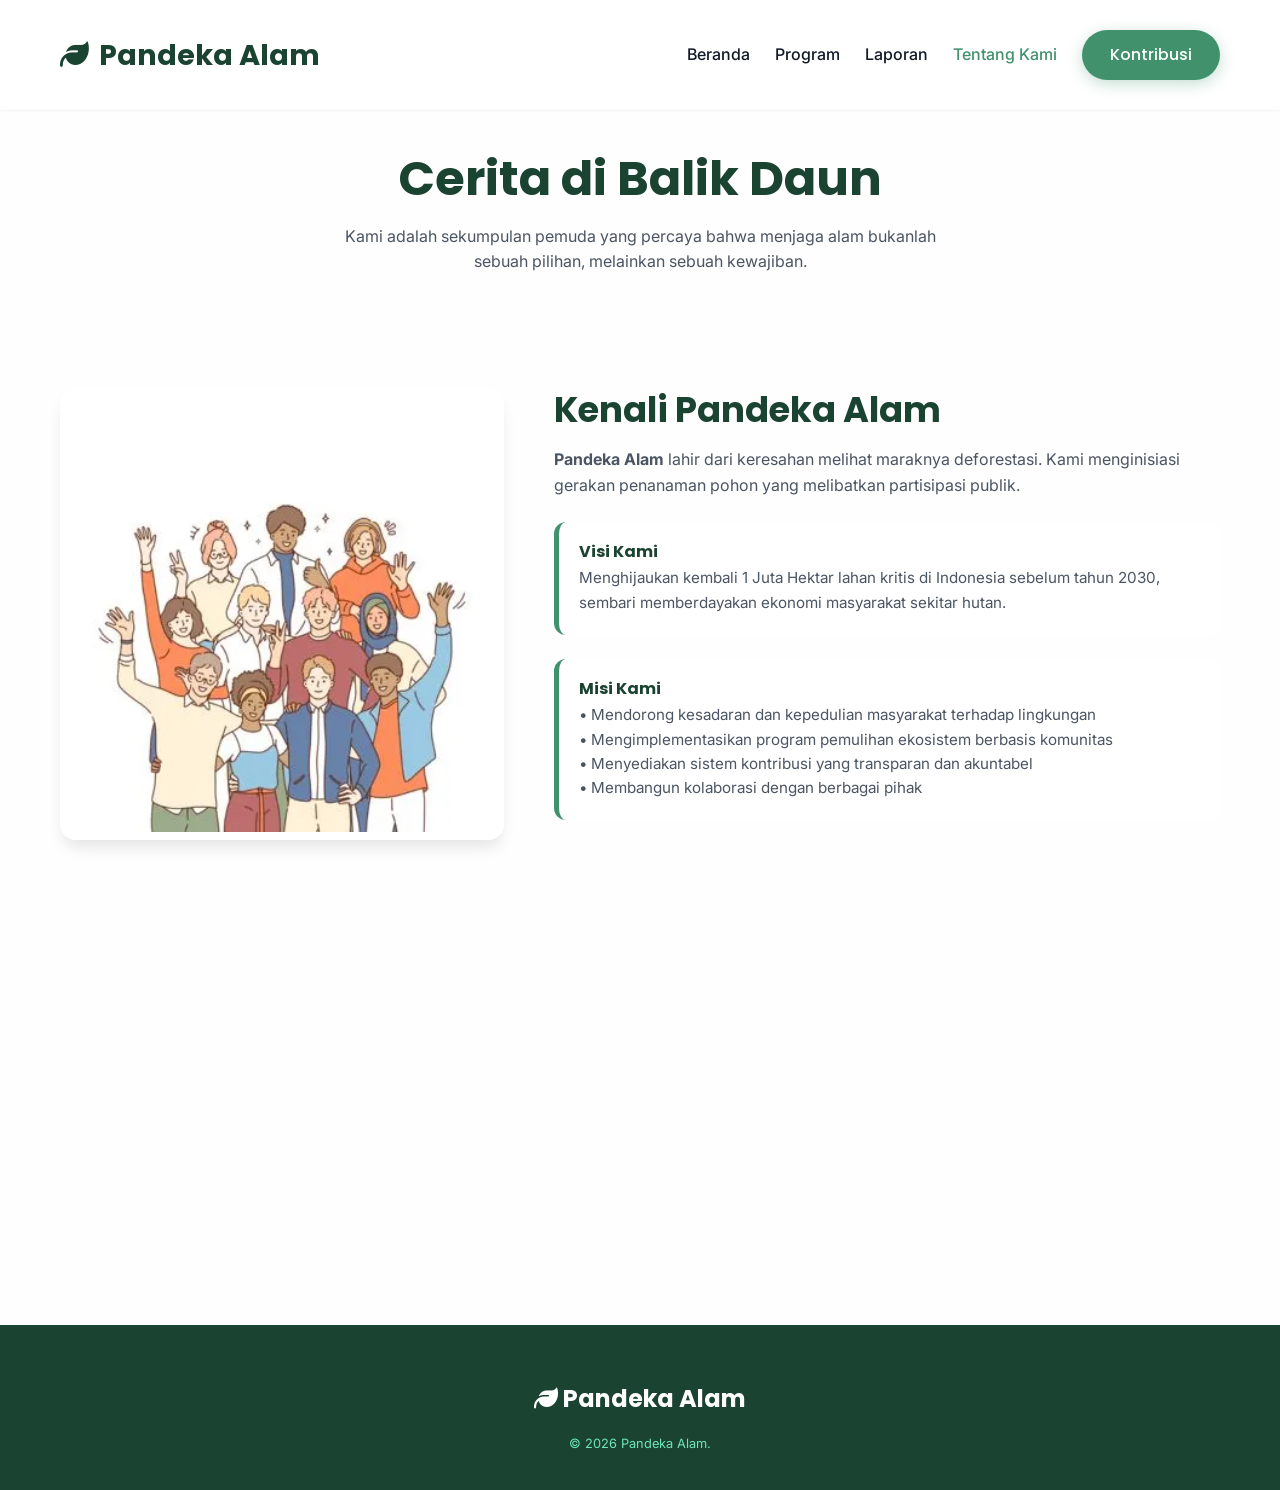
<file: about.html>
<!DOCTYPE html>
<html lang="id">

<head>
    <meta charset="UTF-8">
    <meta name="viewport" content="width=device-width, initial-scale=1.0">
    <title>Tentang Kami - Pandeka Alam</title>
    <!-- Fonts -->
    <link rel="stylesheet" href="https://cdnjs.cloudflare.com/ajax/libs/font-awesome/6.4.0/css/all.min.css">
    <!-- AOS Animation CSS -->
    <link href="https://unpkg.com/aos@2.3.1/dist/aos.css" rel="stylesheet">
    <link rel="stylesheet" href="style.css">
    <style>
        .about-bg {
            background-image: url('https://picsum.photos/seed/forestbg/1920/1080');
            background-size: cover;
            background-attachment: fixed;
            background-position: center;
            position: relative;
        }

        .about-bg::before {
            content: '';
            position: absolute;
            top: 0;
            left: 0;
            width: 100%;
            height: 100%;
            background: rgba(255, 255, 255, 0.85);
            /* Light overlay for readability */
        }
    </style>
</head>

<body class="about-bg">

    <!-- Navbar -->
    <nav class="navbar">
        <div class="container">
            <a href="index.html" class="navbar-brand">
                <i class="fas fa-leaf"></i> Pandeka Alam
            </a>
            <div class="nav-toggle" id="nav-toggle">
                <i class="fas fa-bars"></i>
            </div>
            <ul class="nav-links" id="nav-links">
                <li><a href="index.html">Beranda</a></li>
                <li><a href="program.html">Program</a></li>
                <li><a href="laporan.html">Laporan</a></li>
                <li><a href="about.html" class="active">Tentang Kami</a></li>
                <li><a href="donasi.html" class="btn btn-primary text-white">Kontribusi</a></li>
            </ul>
        </div>
    </nav>

    <div style="position: relative; z-index: 10;">
        <!-- Page Header -->
        <header class="py-5" style="padding-top: 150px; padding-bottom: 50px;">
            <div class="container text-center" data-aos="fade-up">
                <h1>Cerita di Balik Daun</h1>
                <p style="max-width: 600px; margin: 0 auto;">Kami adalah sekumpulan pemuda yang percaya bahwa menjaga
                    alam bukanlah sebuah pilihan, melainkan sebuah kewajiban.</p>
            </div>
        </header>

        <!-- Tim Kami & FAQ -->
        <style>
            .about-grid {
                display: grid;
                grid-template-columns: 1fr 1.5fr;
                gap: 50px;
                align-items: stretch;
            }

            @media (max-width: 768px) {
                .about-grid {
                    grid-template-columns: 1fr;
                }
            }
        </style>
        <section class="py-5">
            <div class="container">
                <div class="about-grid mb-5">
                    <div data-aos="fade-right" style="height: 100%;">
                        <img src="Tim.webp" alt="Tim Relawan"
                            style="border-radius: 16px; box-shadow: var(--shadow-lg); border: 8px solid white; width: 100%; height: 100%; object-fit: cover;">
                    </div>
                    <div data-aos="fade-left">
                        <h2 class="mb-3">Kenali Pandeka Alam</h2>
                        <p><strong>Pandeka Alam</strong> lahir dari keresahan melihat maraknya deforestasi. Kami
                            menginisiasi gerakan penanaman pohon yang melibatkan partisipasi publik.</p>

                        <div class="mt-4"
                            style="background: white; padding: 20px; border-radius: 12px; border-left: 5px solid var(--green-light);">
                            <h4 style="margin-bottom: 5px; color: var(--green-dark);">Visi Kami</h4>
                            <p style="margin: 0; font-size: 0.95rem;">Menghijaukan kembali 1 Juta Hektar lahan kritis di
                                Indonesia sebelum tahun 2030, sembari memberdayakan ekonomi masyarakat sekitar hutan.
                            </p>
                        </div>
                        <div class="mt-4"
                            style="background: white; padding: 20px; border-radius: 12px; border-left: 5px solid var(--green-light);">
                            <h4 style="margin-bottom: 5px; color: var(--green-dark);">Misi Kami</h4>
                            <p style="margin: 0; font-size: 0.95rem;">• Mendorong kesadaran dan kepedulian masyarakat
                                terhadap lingkungan <br>• Mengimplementasikan program pemulihan ekosistem berbasis
                                komunitas <br>• Menyediakan sistem kontribusi yang transparan dan akuntabel <br>•
                                Membangun kolaborasi dengan berbagai pihak </p>
                        </div>
                    </div>
                </div>

                <!-- Bagian FAQ -->
                <div data-aos="fade-up"
                    style="max-width: 800px; margin: 60px auto 0; padding-top: 40px; border-top: 1px solid rgba(0,0,0,0.1);">
                    <h2 class="text-center mb-4">Pertanyaan Umum</h2>

                    <div class="faq-item"
                        style="background: white; border-radius: 8px; margin-bottom: 10px; padding: 15px; box-shadow: var(--shadow-sm);">
                        <div class="faq-question" style="font-weight: bold; color: var(--green-dark);">
                            Berapa harga 1 bibit pohon?
                        </div>
                        <div class="faq-answer" style="color: var(--gray-text); margin-top: 10px;">
                            Standar biaya untuk 1 bibit pohon adalah Rp 100. Biaya ini sudah mencakup proses
                            pembibitan, biaya tanam oleh warga lokal, serta perawatan pasca tanam selama 1 tahun
                            pertama.
                        </div>
                    </div>

                    <div class="faq-item"
                        style="background: white; border-radius: 8px; margin-bottom: 10px; padding: 15px; box-shadow: var(--shadow-sm);">
                        <div class="faq-question" style="font-weight: bold; color: var(--green-dark);">
                            Apakah saya bisa melacak pohon yang saya tanam?
                        </div>
                        <div class="faq-answer" style="color: var(--gray-text); margin-top: 10px;">
                            Ya! Setiap kontribusi Anda akan kami berikan laporan berkala berupa foto pertumbuhan pohon
                            dan titik koordinat lahan tempat pohon tersebut ditanam.
                        </div>
                    </div>
                </div>

            </div>
        </section>
    </div>

    <!-- Footer -->
    <footer class="footer" style="position: relative; z-index: 10;">
        <div class="container text-center">
            <h3 class="text-white mb-3"><i class="fas fa-leaf"></i> Pandeka Alam</h3>
            <p style="margin-top: 20px; font-size: 0.8rem; color: #6ee7b7;">&copy; 2026 Pandeka Alam.</p>
        </div>
    </footer>

    <!-- Scripts -->
    <script src="https://unpkg.com/aos@2.3.1/dist/aos.js"></script>
    <script>
        AOS.init();
    </script>
    <script src="script.js"></script>
</body>

</html>
</file>
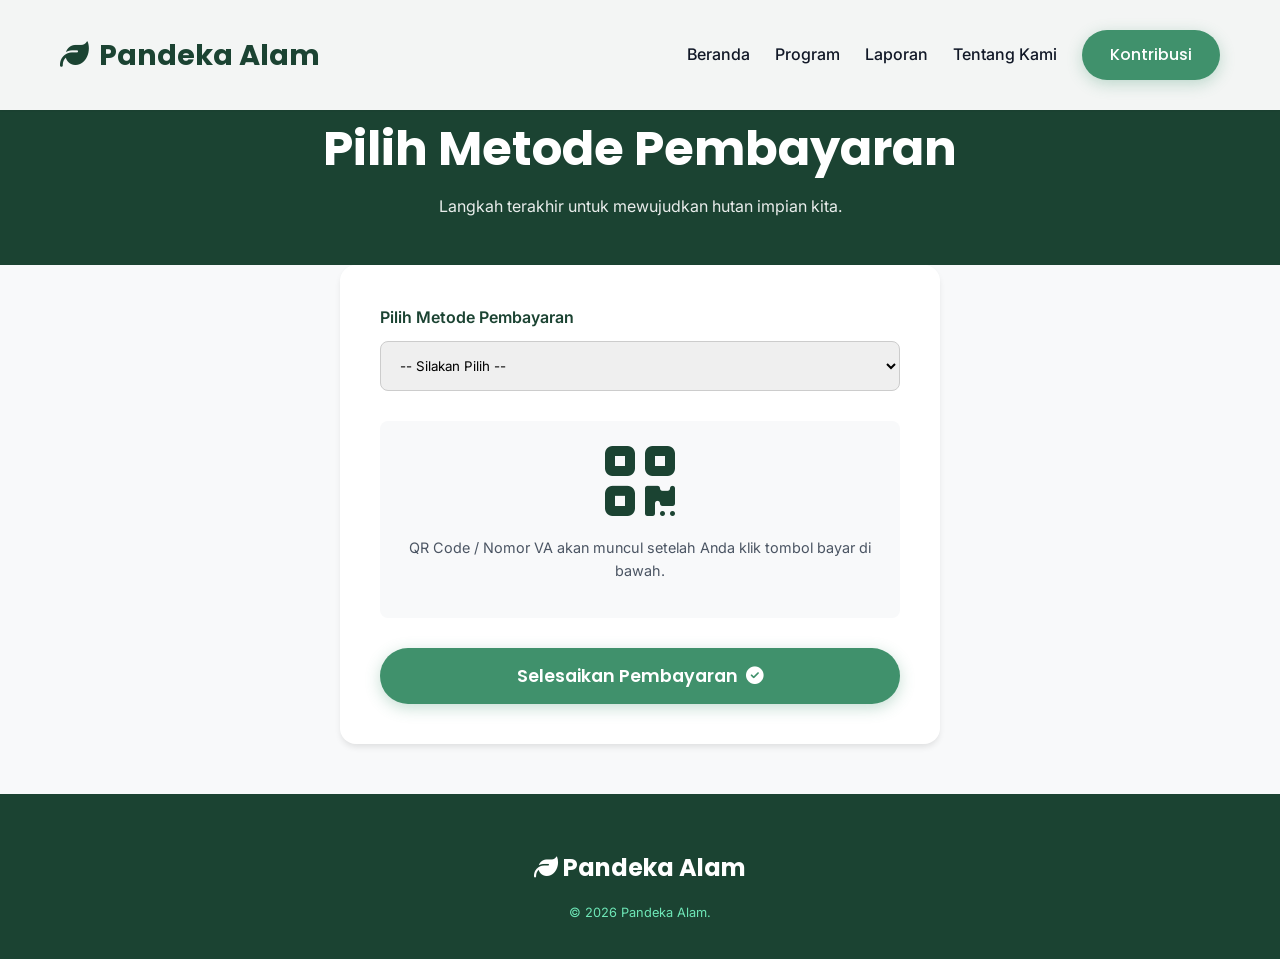
<file: pembayaran.html>
<!DOCTYPE html>
<html lang="id">
<head>
    <meta charset="UTF-8">
    <meta name="viewport" content="width=device-width, initial-scale=1.0">
    <title>Pembayaran - Pandeka Alam</title>
    <!-- Fonts -->
    <link rel="stylesheet" href="https://cdnjs.cloudflare.com/ajax/libs/font-awesome/6.4.0/css/all.min.css">
    <!-- AOS Animation CSS -->
    <link href="https://unpkg.com/aos@2.3.1/dist/aos.css" rel="stylesheet">
    <link rel="stylesheet" href="style.css">
</head>
<body>

    <!-- Navbar -->
    <nav class="navbar">
        <div class="container">
            <a href="index.html" class="navbar-brand">
                <i class="fas fa-leaf"></i> Pandeka Alam
            </a>
            <div class="nav-toggle" id="nav-toggle">
                <i class="fas fa-bars"></i>
            </div>
            <ul class="nav-links" id="nav-links">
                <li><a href="index.html">Beranda</a></li>
                <li><a href="program.html">Program</a></li>
                <li><a href="laporan.html">Laporan</a></li>
                <li><a href="about.html">Tentang Kami</a></li>
                <li><a href="donasi.html" class="btn btn-primary text-white">Kontribusi</a></li>
            </ul>
        </div>
    </nav>

    <!-- Page Header -->
    <header class="py-5 bg-green" style="padding-top: 120px; padding-bottom: 80px;">
        <div class="container text-center text-white" data-aos="fade-up">
            <h1 class="text-white">Pilih Metode Pembayaran</h1>
            <p class="text-white" style="opacity: 0.9;">Langkah terakhir untuk mewujudkan hutan impian kita.</p>
        </div>
    </header>

    <!-- Pembayaran Section -->
    <section class="bg-light pb-5">
        <div class="container">
            <div class="slider-container" data-aos="zoom-in" style="max-width: 600px; margin: -50px auto 50px;">
                
                <form id="payment-form" onsubmit="event.preventDefault(); alert('Terima kasih! Pembayaran Anda sedang diproses.'); window.location.href='laporan.html';">
                    
                    <div style="margin-bottom: 30px;">
                        <label style="font-weight: 600; display: block; margin-bottom: 10px; color: var(--green-dark);">Pilih Metode Pembayaran</label>
                        <select class="form-control" style="width: 100%; padding: 15px; border-radius: 8px; border: 1px solid #ccc; font-family: 'Inter', sans-serif;" required>
                            <option value="">-- Silakan Pilih --</option>
                            <option value="qris">QRIS (GoPay, OVO, Dana, LinkAja)</option>
                            <option value="bca">BCA Virtual Account</option>
                            <option value="mandiri">Mandiri Virtual Account</option>
                            <option value="bni">BNI Virtual Account</option>
                            <option value="bri">BRI Virtual Account</option>
                        </select>
                    </div>

                    <div style="background: var(--gray-bg); padding: 20px; border-radius: 8px; text-align: center; margin-bottom: 30px;">
                        <i class="fas fa-qrcode" style="font-size: 5rem; color: var(--green-dark); margin-bottom: 15px;"></i>
                        <p style="font-size: 0.9rem; color: var(--gray-text);">QR Code / Nomor VA akan muncul setelah Anda klik tombol bayar di bawah.</p>
                    </div>

                    <button type="submit" class="btn btn-primary" style="width: 100%; font-size: 1.1rem; padding: 15px;">
                        Selesaikan Pembayaran <i class="fas fa-check-circle"></i>
                    </button>
                    
                </form>
            </div>
        </div>
    </section>

    <!-- Footer -->
    <footer class="footer">
        <div class="container text-center">
            <h3 class="text-white mb-3"><i class="fas fa-leaf"></i> Pandeka Alam</h3>
            <p style="margin-top: 20px; font-size: 0.8rem; color: #6ee7b7;">&copy; 2026 Pandeka Alam.</p>
        </div>
    </footer>

    <!-- Scripts -->
    <script src="https://unpkg.com/aos@2.3.1/dist/aos.js"></script>
    <script>
        AOS.init();
    </script>
    <script src="script.js"></script>
</body>
</html>
</file>
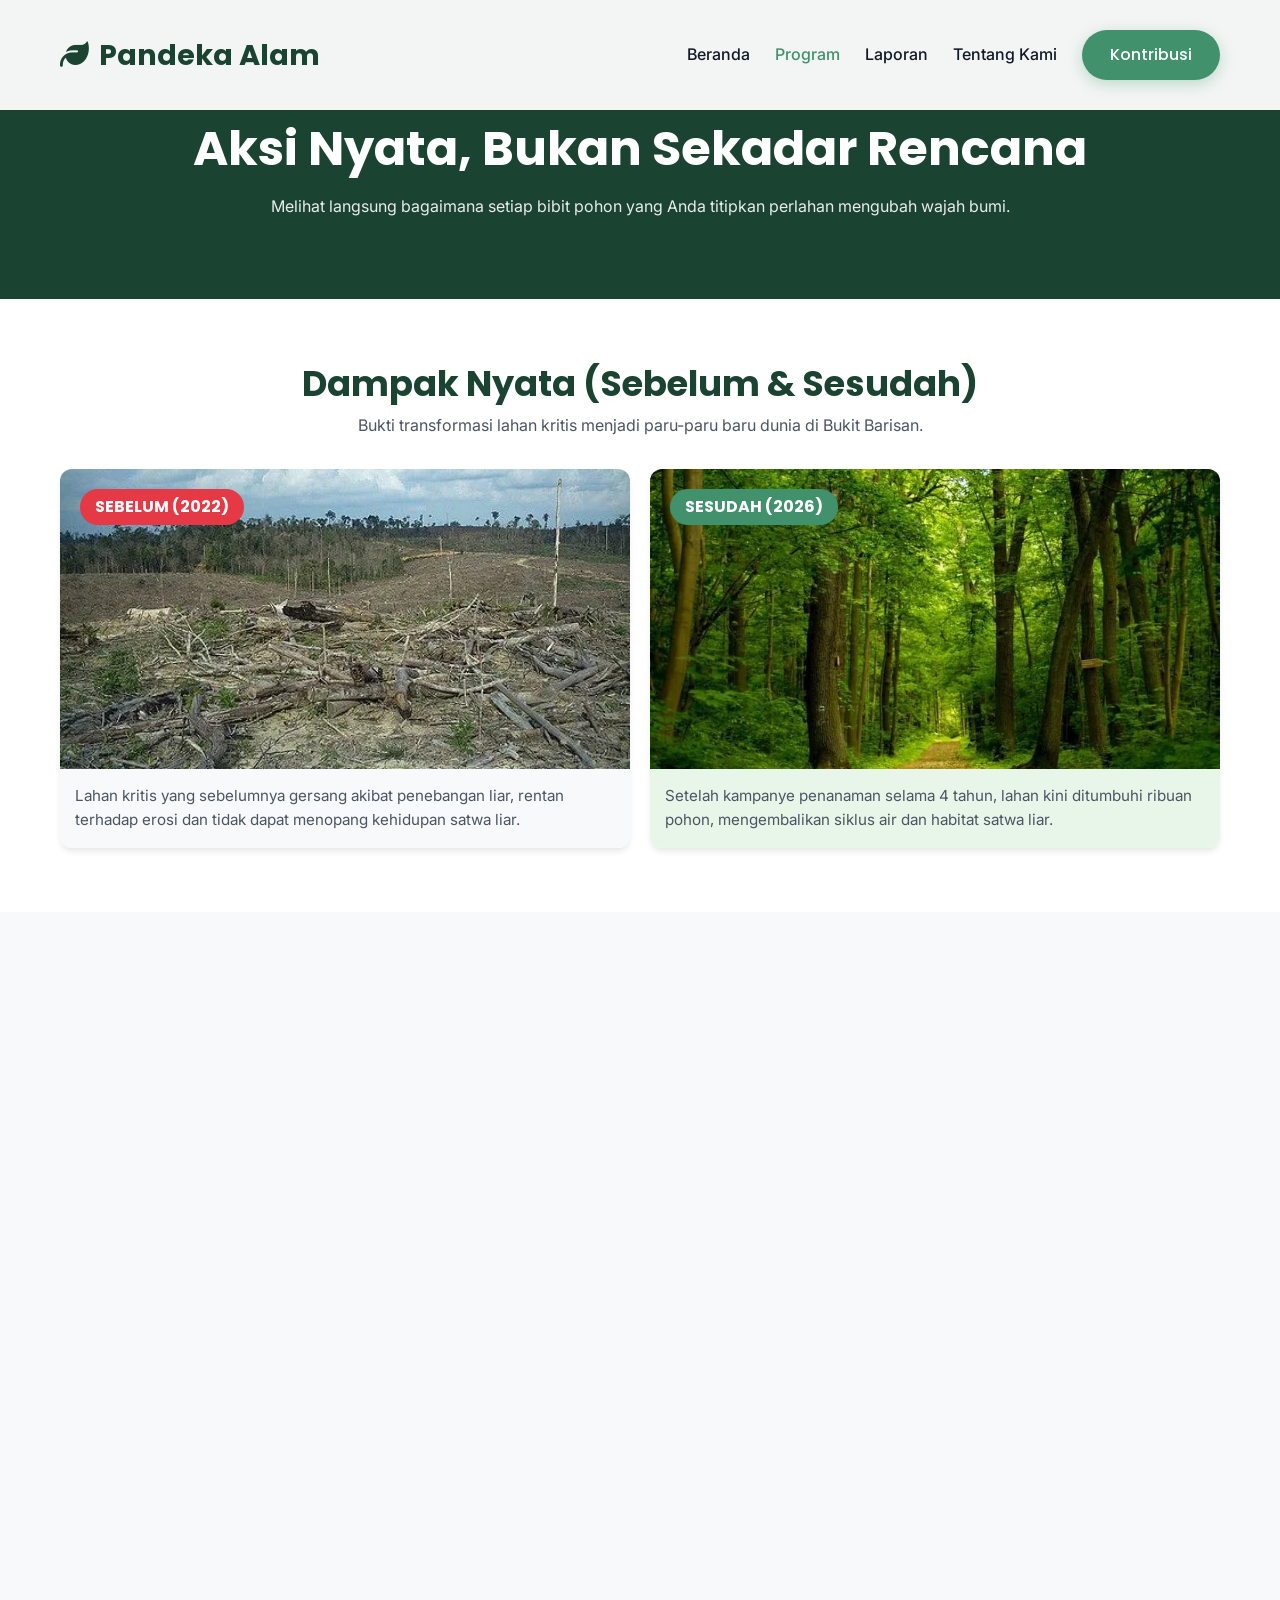
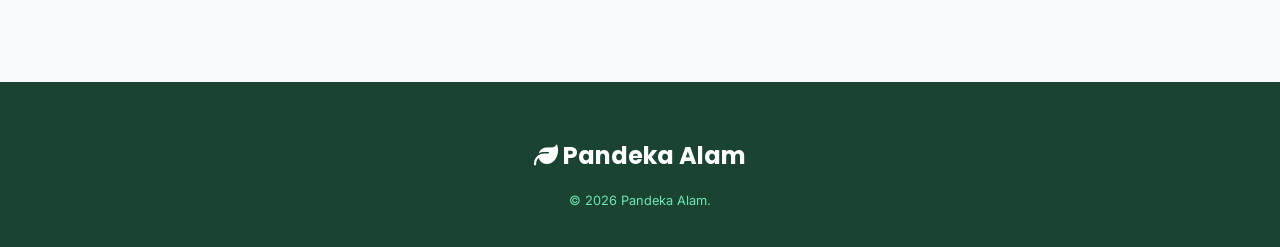
<file: program.html>
<!DOCTYPE html>
<html lang="id">

<head>
    <meta charset="UTF-8">
    <meta name="viewport" content="width=device-width, initial-scale=1.0">
    <title>Program - Pandeka Alam</title>
    <!-- Fonts -->
    <link rel="stylesheet" href="https://cdnjs.cloudflare.com/ajax/libs/font-awesome/6.4.0/css/all.min.css">
    <!-- AOS Animation CSS -->
    <link href="https://unpkg.com/aos@2.3.1/dist/aos.css" rel="stylesheet">
    <link rel="stylesheet" href="style.css">
</head>

<body>

    <!-- Navbar -->
    <nav class="navbar">
        <div class="container">
            <a href="index.html" class="navbar-brand">
                <i class="fas fa-leaf"></i> Pandeka Alam
            </a>
            <div class="nav-toggle" id="nav-toggle">
                <i class="fas fa-bars"></i>
            </div>
            <ul class="nav-links" id="nav-links">
                <li><a href="index.html">Beranda</a></li>
                <li><a href="program.html" class="active">Program</a></li>
                <li><a href="laporan.html">Laporan</a></li>
                <li><a href="about.html">Tentang Kami</a></li>
                <li><a href="donasi.html" class="btn btn-primary text-white">Kontribusi</a></li>
            </ul>
        </div>
    </nav>

    <!-- Page Header -->
    <header class="py-5 bg-green" style="padding-top: 120px;">
        <div class="container text-center text-white" data-aos="fade-up">
            <h1 class="text-white">Aksi Nyata, Bukan Sekadar Rencana</h1>
            <p class="text-white" style="opacity: 0.9;">Melihat langsung bagaimana setiap bibit pohon yang Anda titipkan
                perlahan mengubah wajah bumi.</p>
        </div>
    </header>

    <!-- Before - After Section -->
    <section class="py-5 bg-white">
        <div class="container" data-aos="fade-up">
            <h2 class="text-center mb-2">Dampak Nyata (Sebelum & Sesudah)</h2>
            <p class="text-center mb-5">Bukti transformasi lahan kritis menjadi paru-paru baru dunia di Bukit Barisan.
            </p>

            <div class="before-after-container">
                <div class="ba-card" data-aos="fade-right">
                    <span class="ba-label" style="background: #e63946;">SEBELUM (2022)</span>
                    <img src="Gundul.webp" alt="Lahan Gundul">
                    <div style="padding: 15px; background: var(--gray-bg);">
                        <p style="margin: 0; font-size: 0.95rem;">Lahan kritis yang sebelumnya gersang akibat penebangan
                            liar, rentan terhadap erosi dan tidak dapat menopang kehidupan satwa liar.</p>
                    </div>
                </div>
                <div class="ba-card" data-aos="fade-left">
                    <span class="ba-label" style="background: var(--green-light);">SESUDAH (2026)</span>
                    <img src="Rimbun.webp" alt="Lahan Hijau">
                    <div style="padding: 15px; background: var(--green-bg);">
                        <p style="margin: 0; font-size: 0.95rem;">Setelah kampanye penanaman selama 4 tahun, lahan kini
                            ditumbuhi ribuan pohon, mengembalikan siklus air dan habitat satwa liar.</p>
                    </div>
                </div>
            </div>
        </div>
    </section>

    <!-- Program List -->
    <section class="py-5 bg-light">
        <div class="container">
            <h2 class="mb-5 text-center" data-aos="fade-up">Kampanye Penanaman Aktif</h2>

            <div class="grid-3">
                <!-- Program 1 -->
                <div class="card" data-aos="fade-up" data-aos-delay="100">
                    <img src="Menanam.webp" alt="Penanaman" class="card-img">
                    <div class="card-body">
                        <h3 class="mb-2">Reforestasi Lereng Merapi</h3>
                        <p style="font-size: 0.9rem;">Menanam bibit pohon keras untuk mencegah longsor dan memulihkan
                            ekosistem lereng yang rusak akibat erupsi.</p>

                        <div class="progress-container">
                            <div class="progress-stats">
                                <span>Terkumpul: <strong>3.000 Pohon</strong></span>
                            </div>
                            <div class="progress-bar-bg">
                                <div class="progress-bar-fill" style="width: 30%;"></div>
                            </div>
                            <div class="progress-stats">
                                <span>Target: 10.000 Pohon</span>
                                <span>30%</span>
                            </div>
                        </div>
                        <a href="donasi.html" class="btn btn-outline" style="width: 100%; margin-top: auto;">Sumbang
                            Pohon</a>
                    </div>
                </div>

                <!-- Program 2 -->
                <div class="card" data-aos="fade-up" data-aos-delay="200">
                    <img src="Mangrove.webp" alt="Mangrove" class="card-img">
                    <div class="card-body">
                        <h3 class="mb-2">Sabuk Hijau Mangrove Pesisir</h3>
                        <p style="font-size: 0.9rem;">Pembangunan benteng alami dari abrasi pantai melalui penanaman
                            massal bibit bakau bersama nelayan lokal.</p>

                        <div class="progress-container">
                            <div class="progress-stats">
                                <span>Terkumpul: <strong>12.500 Pohon</strong></span>
                            </div>
                            <div class="progress-bar-bg">
                                <div class="progress-bar-fill" style="width: 83%;"></div>
                            </div>
                            <div class="progress-stats">
                                <span>Target: 15.000 Pohon</span>
                                <span>83%</span>
                            </div>
                        </div>
                        <a href="donasi.html" class="btn btn-outline" style="width: 100%; margin-top: auto;">Sumbang
                            Pohon</a>
                    </div>
                </div>

                <!-- Program 3 -->
                <div class="card" data-aos="fade-up" data-aos-delay="300">
                    <img src="Hutan kota Jakarta.webp" alt="Hutan Kota" class="card-img">
                    <div class="card-body">
                        <h3 class="mb-2">Paru-Paru Hutan Kota</h3>
                        <p style="font-size: 0.9rem;">Menghadirkan oase hijau di tengah polusi perkotaan. Mengedukasi
                            anak sekolah tentang pentingnya ruang terbuka hijau.</p>

                        <div class="progress-container">
                            <div class="progress-stats">
                                <span>Terkumpul: <strong>500 Pohon</strong></span>
                            </div>
                            <div class="progress-bar-bg">
                                <div class="progress-bar-fill" style="width: 10%;"></div>
                            </div>
                            <div class="progress-stats">
                                <span>Target: 5.000 Pohon</span>
                                <span>10%</span>
                            </div>
                        </div>
                        <a href="donasi.html" class="btn btn-outline" style="width: 100%; margin-top: auto;">Sumbang
                            Pohon</a>
                    </div>
                </div>

            </div>
        </div>
    </section>

    <!-- Footer -->
    <footer class="footer">
        <div class="container text-center">
            <h3 class="text-white mb-3"><i class="fas fa-leaf"></i> Pandeka Alam</h3>
            <p style="margin-top: 20px; font-size: 0.8rem; color: #6ee7b7;">&copy; 2026 Pandeka Alam.</p>
        </div>
    </footer>

    <!-- Scripts -->
    <script src="https://unpkg.com/aos@2.3.1/dist/aos.js"></script>
    <script>
        AOS.init();
    </script>
    <script src="script.js"></script>
</body>

</html>
</file>
<file: style.css>
@import url('https://fonts.googleapis.com/css2?family=Poppins:wght@400;600;700&family=Inter:wght@400;500&display=swap');

:root {
    --green-dark: #1B4332;
    --green-light: #40916C;
    --green-bg: #E8F5E9;
    --white: #FFFFFF;
    --brown: #9C6644;
    --black: #111827;
    --gray-text: #4b5563;
    --gray-bg: #F8F9FA;
    --shadow-sm: 0 1px 2px 0 rgba(0, 0, 0, 0.05);
    --shadow-md: 0 4px 6px -1px rgba(0, 0, 0, 0.1);
    --shadow-lg: 0 10px 15px -3px rgba(0, 0, 0, 0.1);
    --transition: all 0.3s ease;
}

* {
    margin: 0;
    padding: 0;
    box-sizing: border-box;
}

html {
    scroll-behavior: smooth;
}

body {
    font-family: 'Inter', sans-serif;
    color: var(--black);
    background-color: var(--gray-bg);
    line-height: 1.6;
    overflow-x: hidden;
}

h1, h2, h3, h4, h5, h6 {
    font-family: 'Poppins', sans-serif;
    font-weight: 700;
    color: var(--green-dark);
    margin-bottom: 1rem;
    line-height: 1.2;
}

h1 { font-size: 3rem; }
h2 { font-size: 2.2rem; }
h3 { font-size: 1.5rem; }
p { margin-bottom: 1rem; color: var(--gray-text); }

a {
    text-decoration: none;
    color: var(--green-light);
    transition: var(--transition);
}

/* Layout Utilities */
.container {
    width: 100%;
    max-width: 1200px;
    margin: 0 auto;
    padding: 0 20px;
}

.text-center { text-align: center; }
.text-white { color: var(--white) !important; }
.bg-white { background-color: var(--white); }
.bg-green { background-color: var(--green-dark); }
.bg-light { background-color: var(--gray-bg); }

.py-5 { padding-top: 4rem; padding-bottom: 4rem; }
.mb-2 { margin-bottom: 0.5rem; }
.mb-4 { margin-bottom: 1.5rem; }
.mt-4 { margin-top: 1.5rem; }

/* Buttons & CTA Animasi */
.btn {
    display: inline-flex;
    align-items: center;
    justify-content: center;
    gap: 8px;
    padding: 12px 28px;
    border-radius: 50px;
    font-family: 'Poppins', sans-serif;
    font-weight: 600;
    cursor: pointer;
    border: none;
    transition: var(--transition);
    text-align: center;
}

.btn-primary {
    background-color: var(--green-light);
    color: var(--white);
    box-shadow: 0 4px 15px rgba(64, 145, 108, 0.3);
}

.btn-primary:hover {
    background-color: var(--green-dark);
    transform: translateY(-3px) scale(1.02);
    box-shadow: 0 6px 20px rgba(27, 67, 50, 0.4);
    color: var(--white);
}

.btn-outline {
    background-color: transparent;
    border: 2px solid var(--green-light);
    color: var(--green-light);
}

.btn-outline:hover {
    background-color: var(--green-light);
    color: var(--white);
    transform: translateY(-3px);
}

/* Navbar */
.navbar {
    background-color: rgba(255, 255, 255, 0.95);
    backdrop-filter: blur(10px);
    position: fixed;
    top: 0;
    width: 100%;
    z-index: 1000;
    box-shadow: var(--shadow-sm);
    transition: padding 0.3s ease;
}

.navbar .container {
    display: flex;
    justify-content: space-between;
    align-items: center;
    padding: 15px 20px;
}

.navbar-brand {
    font-size: 1.8rem;
    font-family: 'Poppins', sans-serif;
    font-weight: 700;
    color: var(--green-dark);
    display: flex;
    align-items: center;
    gap: 10px;
}

.nav-toggle {
    display: none;
    font-size: 1.5rem;
    cursor: pointer;
    color: var(--green-dark);
}

.nav-links {
    display: flex;
    gap: 25px;
    align-items: center;
    list-style: none;
}

.nav-links a {
    color: var(--black);
    font-weight: 500;
}

.nav-links a:hover, .nav-links a.active {
    color: var(--green-light);
}

/* Hero Video/Image */
.hero {
    position: relative;
    height: 100vh;
    display: flex;
    align-items: center;
    justify-content: center;
    text-align: center;
    color: var(--white);
    overflow: hidden;
}

.hero-bg {
    position: absolute;
    top: 0;
    left: 0;
    width: 100%;
    height: 100%;
    object-fit: cover;
    z-index: -2;
}

.hero-overlay {
    position: absolute;
    top: 0;
    left: 0;
    width: 100%;
    height: 100%;
    background: linear-gradient(rgba(17, 24, 39, 0.4), rgba(27, 67, 50, 0.8));
    z-index: -1;
}

.hero h1 {
    color: var(--white);
    font-size: 3.5rem;
    max-width: 900px;
    margin: 0 auto 20px;
    text-shadow: 2px 2px 4px rgba(0,0,0,0.5);
}

.hero p {
    color: var(--white);
    font-size: 1.2rem;
    max-width: 600px;
    margin: 0 auto 40px;
    text-shadow: 1px 1px 2px rgba(0,0,0,0.5);
}

/* Statistik Dampak */
.stats-grid {
    display: grid;
    grid-template-columns: repeat(auto-fit, minmax(250px, 1fr));
    gap: 30px;
    text-align: center;
    padding: 40px 20px;
    background-color: var(--white);
    border-radius: 16px;
    box-shadow: var(--shadow-lg);
    margin-top: -60px;
    position: relative;
    z-index: 10;
}

.stat-item i {
    font-size: 3rem;
    color: var(--green-light);
    margin-bottom: 15px;
}

.stat-item h3 {
    font-size: 2.5rem;
    color: var(--green-dark);
    margin-bottom: 5px;
}

.stat-item p {
    font-weight: 500;
    color: var(--brown);
    text-transform: uppercase;
    letter-spacing: 1px;
}

/* Peta Lokasi CSS */
.map-container {
    position: relative;
    width: 100%;
    margin: 0 auto;
    background: var(--white) url('Peta.webp') no-repeat center;
    background-size: cover; /* cover akan membuat gambar memenuhi kotak */
    height: 500px;
    border-radius: 16px;
    box-shadow: var(--shadow-lg);
    overflow: hidden;
}

.map-pin {
    position: absolute;
    width: 20px;
    height: 20px;
    background-color: var(--green-light);
    border-radius: 50%;
    transform: translate(-50%, -50%);
    box-shadow: 0 0 0 5px rgba(64, 145, 108, 0.3);
    cursor: pointer;
    animation: pulse 2s infinite;
}

.map-pin::after {
    content: attr(data-label);
    position: absolute;
    bottom: 25px;
    left: 50%;
    transform: translateX(-50%);
    background: var(--green-dark);
    color: white;
    padding: 5px 10px;
    border-radius: 4px;
    font-size: 0.8rem;
    white-space: nowrap;
    opacity: 0;
    transition: var(--transition);
    pointer-events: none;
}

.map-pin:hover::after {
    opacity: 1;
    bottom: 30px;
}

@keyframes pulse {
    0% { box-shadow: 0 0 0 0 rgba(64, 145, 108, 0.7); }
    70% { box-shadow: 0 0 0 15px rgba(64, 145, 108, 0); }
    100% { box-shadow: 0 0 0 0 rgba(64, 145, 108, 0); }
}

/* Before-After Image Comparison */
.before-after-container {
    display: flex;
    gap: 20px;
    margin-top: 30px;
}

.ba-card {
    flex: 1;
    border-radius: 12px;
    overflow: hidden;
    position: relative;
    box-shadow: var(--shadow-md);
}

.ba-card img {
    width: 100%;
    height: 300px;
    object-fit: cover;
    display: block;
    transition: transform 0.5s ease;
}

.ba-card:hover img {
    transform: scale(1.05);
}

.ba-label {
    position: absolute;
    top: 20px;
    left: 20px;
    background: rgba(0,0,0,0.7);
    color: white;
    padding: 5px 15px;
    border-radius: 30px;
    font-weight: bold;
    font-family: 'Poppins';
}

/* Program Cards */
.grid-3 {
    display: grid;
    grid-template-columns: repeat(auto-fit, minmax(300px, 1fr));
    gap: 30px;
}

.card {
    background: var(--white);
    border-radius: 16px;
    overflow: hidden;
    box-shadow: var(--shadow-sm);
    transition: var(--transition);
    display: flex;
    flex-direction: column;
}

.card:hover {
    transform: translateY(-10px);
    box-shadow: var(--shadow-lg);
}

.card-img {
    width: 100%;
    height: 220px;
    object-fit: cover;
}

.card-body {
    padding: 25px;
    flex-grow: 1;
    display: flex;
    flex-direction: column;
}

/* Progress Bar */
.progress-container {
    margin: 20px 0;
}

.progress-bar-bg {
    width: 100%;
    height: 10px;
    background-color: var(--gray-bg);
    border-radius: 5px;
    overflow: hidden;
}

.progress-bar-fill {
    height: 100%;
    background-color: var(--green-light);
    border-radius: 5px;
    transition: width 1.5s ease-out;
}

.progress-stats {
    display: flex;
    justify-content: space-between;
    font-size: 0.85rem;
    margin-top: 8px;
    color: var(--gray-text);
    font-weight: 500;
}

/* Slider Nominal */
.slider-container {
    background: var(--white);
    padding: 40px;
    border-radius: 16px;
    box-shadow: var(--shadow-md);
    margin-top: -50px;
    position: relative;
    z-index: 10;
}

.slider {
    -webkit-appearance: none;
    width: 100%;
    height: 12px;
    border-radius: 6px;
    background: var(--gray-bg);
    outline: none;
    margin: 30px 0;
}

.slider::-webkit-slider-thumb {
    -webkit-appearance: none;
    appearance: none;
    width: 30px;
    height: 30px;
    border-radius: 50%;
    background: var(--green-light);
    cursor: pointer;
    box-shadow: 0 2px 6px rgba(0,0,0,0.2);
    transition: transform 0.1s;
}

.slider::-webkit-slider-thumb:hover {
    transform: scale(1.2);
}

.slider-value-display {
    text-align: center;
    font-size: 3rem;
    font-family: 'Poppins';
    font-weight: 700;
    color: var(--green-dark);
}

.tree-equivalent {
    text-align: center;
    font-size: 1.2rem;
    color: var(--green-light);
    font-weight: 600;
}

/* 1 Tree from Many People Illustration */
.tree-illustration {
    text-align: center;
    padding: 40px;
}
.tree-illustration img {
    max-width: 300px;
    margin-bottom: -20px;
}

/* Testimoni */
.testimoni-card {
    background: var(--green-bg);
    padding: 30px;
    border-radius: 16px;
    border-left: 5px solid var(--green-light);
}

.testimoni-card p {
    font-style: italic;
    font-size: 1.1rem;
    color: var(--green-dark);
}

.testimoni-author {
    display: flex;
    align-items: center;
    gap: 15px;
    margin-top: 20px;
}

.testimoni-author img {
    width: 50px;
    height: 50px;
    border-radius: 50%;
    object-fit: cover;
}

/* Footer */
.footer {
    background-color: var(--green-dark);
    color: var(--white);
    padding: 60px 0 20px;
}

.footer h4 {
    color: var(--white);
}

.footer a {
    color: #a7f3d0;
}

.footer a:hover {
    color: var(--white);
}

/* Responsive */
@media (max-width: 768px) {
    .nav-toggle {
        display: block;
    }
    .nav-links {
        display: none;
        flex-direction: column;
        position: absolute;
        top: 100%;
        left: 0;
        width: 100%;
        background-color: var(--white);
        padding: 20px;
        box-shadow: var(--shadow-md);
    }
    .hero h1 { font-size: 2.2rem; }
    .stats-grid { margin-top: 0; }
    .grid-2 { grid-template-columns: 1fr; }
    .grid-3 { grid-template-columns: 1fr; }
    .before-after-container { flex-direction: column; }
    .map-container { height: 250px; background-size: contain; }
    .hero-video { object-fit: cover; }
}
</file>
